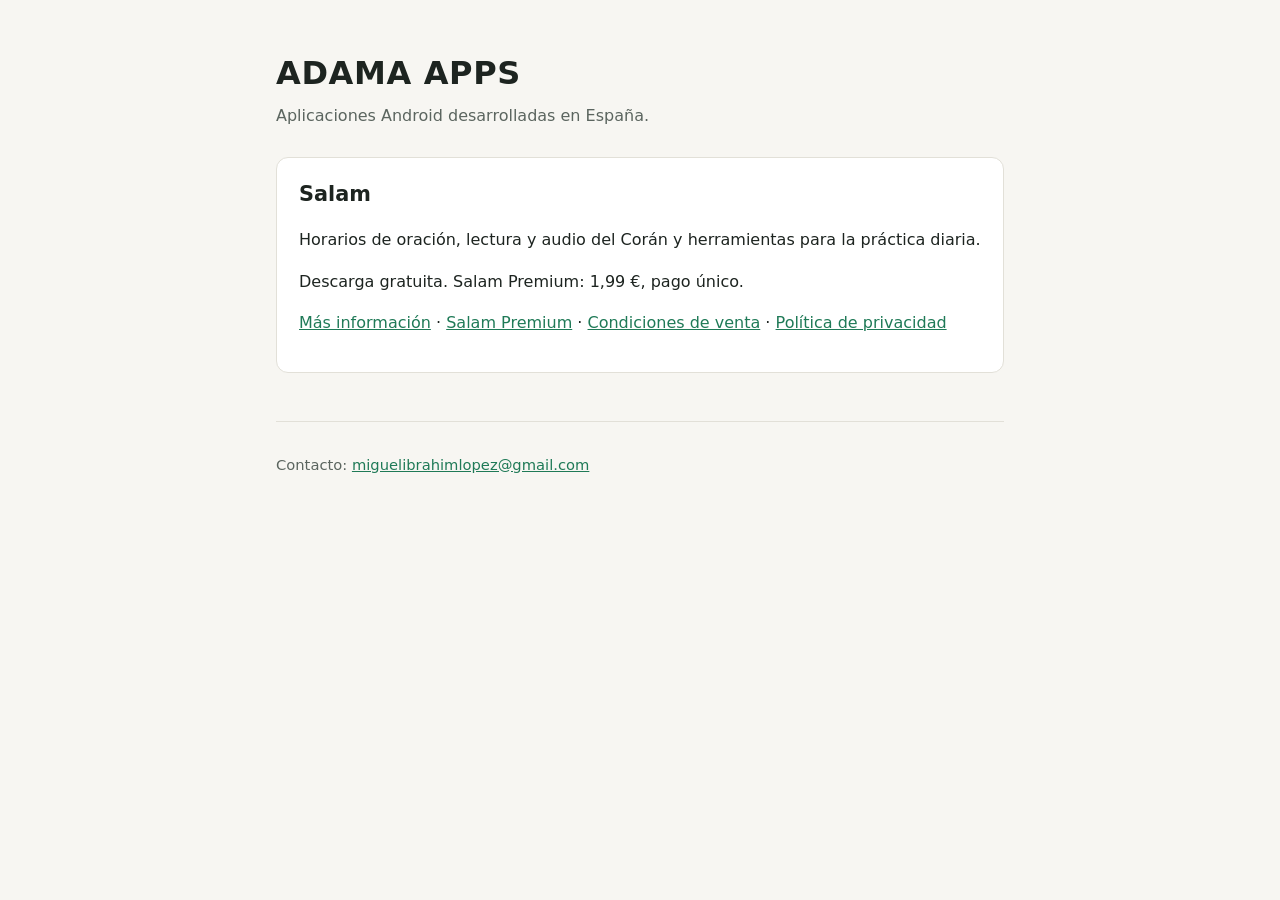
<file: index.html>
<!doctype html>
<html lang="es">
<head>
<meta charset="utf-8">
<meta name="viewport" content="width=device-width, initial-scale=1">
<title>ADAMA APPS</title>
<meta name="description" content="ADAMA APPS — aplicaciones Android.">
<link rel="stylesheet" href="style.css">
</head>
<body>
<main>
  <h1>ADAMA APPS</h1>
  <p class="lead">Aplicaciones Android desarrolladas en España.</p>

  <section class="card">
    <h2>Salam</h2>
    <p>Horarios de oración, lectura y audio del Corán y herramientas para la práctica diaria.</p>
    <p>Descarga gratuita. Salam Premium: 1,99 €, pago único.</p>
    <p><a href="salam/">Más información</a> · <a href="salam/#premium">Salam Premium</a> · <a href="salam/terms.html">Condiciones de venta</a> · <a href="salam/privacy.html">Política de privacidad</a></p>
  </section>

  <footer>
    <p>Contacto: <a href="mailto:miguelibrahimlopez@gmail.com">miguelibrahimlopez@gmail.com</a></p>
  </footer>
</main>
</body>
</html>
</file>
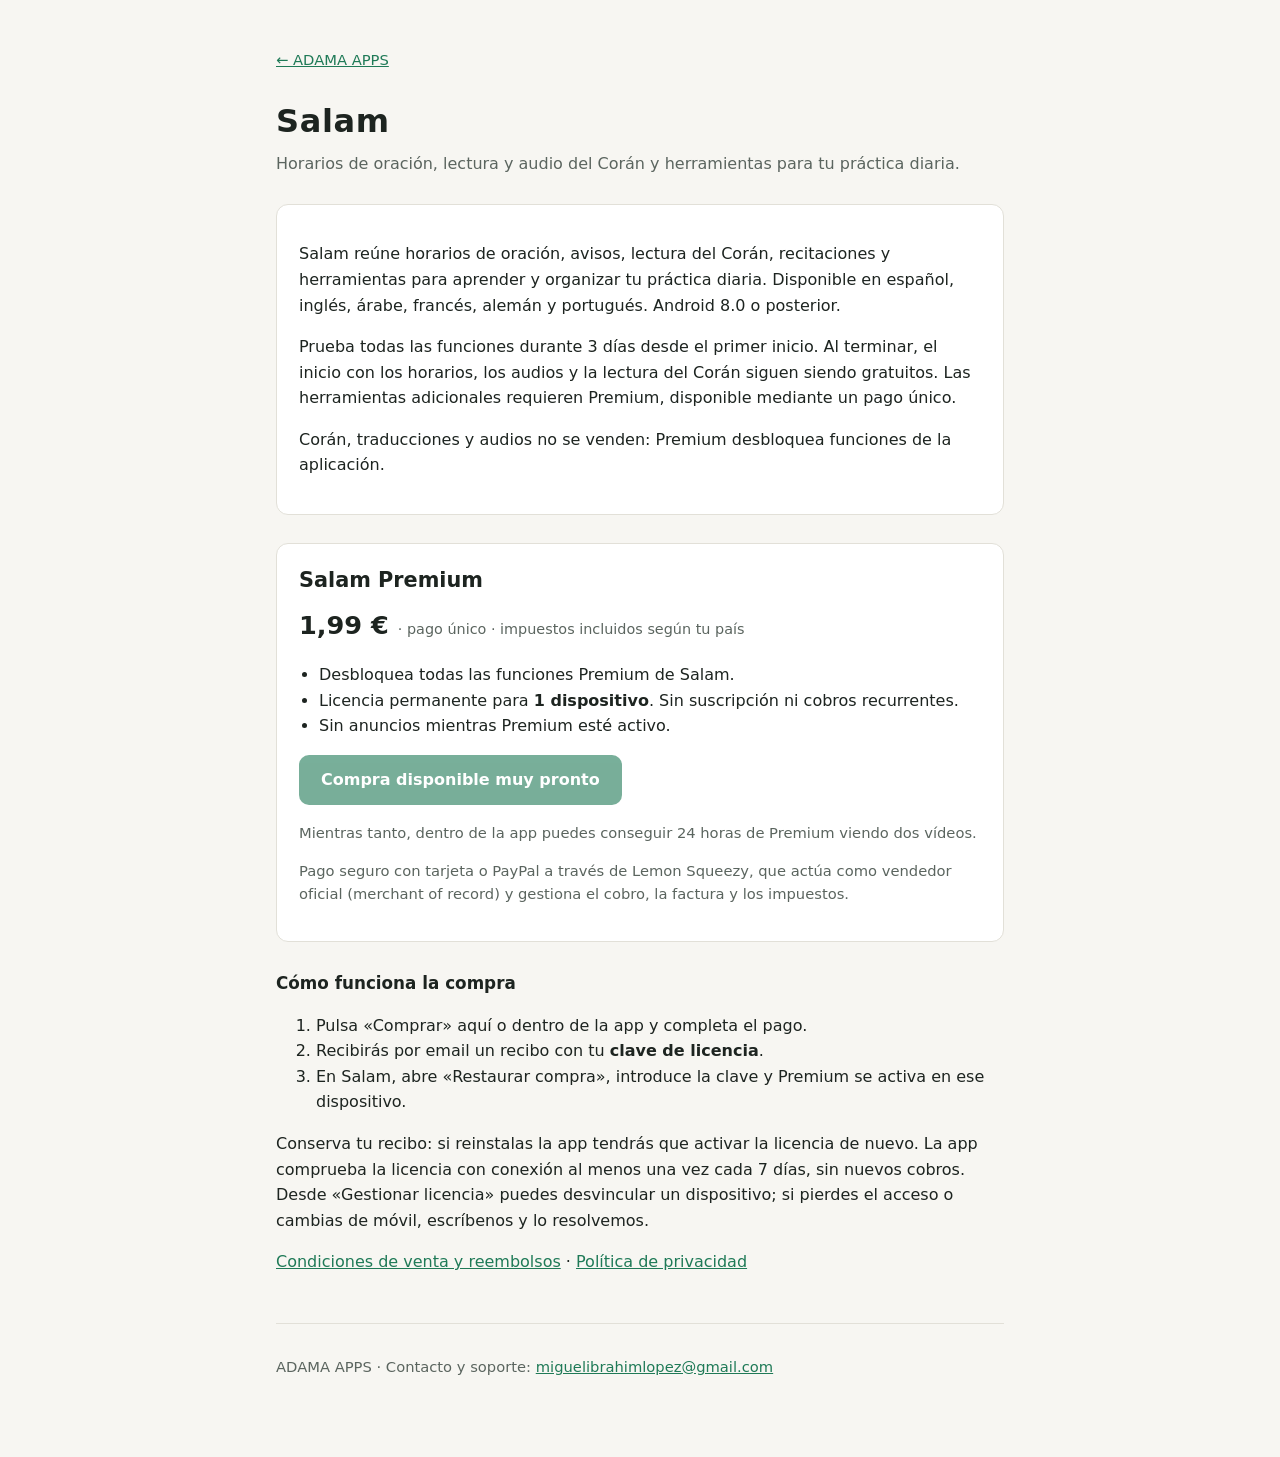
<file: salam/index.html>
<!doctype html>
<html lang="es">
<head>
<meta charset="utf-8">
<meta name="viewport" content="width=device-width, initial-scale=1">
<title>Salam — ADAMA APPS</title>
<meta name="description" content="Salam: horarios de oración, lectura y audio del Corán y herramientas para tu práctica diaria.">
<link rel="stylesheet" href="../style.css">
</head>
<body>
<main>
  <nav class="back"><a href="../">← ADAMA APPS</a></nav>
  <h1>Salam</h1>
  <p class="lead">Horarios de oración, lectura y audio del Corán y herramientas para tu práctica diaria.</p>

  <section class="card">
    <p>Salam reúne horarios de oración, avisos, lectura del Corán, recitaciones y herramientas para aprender y organizar tu práctica diaria. Disponible en español, inglés, árabe, francés, alemán y portugués. Android 8.0 o posterior.</p>
    <p>Prueba todas las funciones durante 3 días desde el primer inicio. Al terminar, el inicio con los horarios, los audios y la lectura del Corán siguen siendo gratuitos. Las herramientas adicionales requieren Premium, disponible mediante un pago único.</p>
    <p>Corán, traducciones y audios no se venden: Premium desbloquea funciones de la aplicación.</p>
  </section>

  <section class="card buy" id="premium">
    <h2>Salam Premium</h2>
    <p class="price">1,99 € <span>· pago único · impuestos incluidos según tu país</span></p>
    <ul>
      <li>Desbloquea todas las funciones Premium de Salam.</li>
      <li>Licencia permanente para <strong>1 dispositivo</strong>. Sin suscripción ni cobros recurrentes.</li>
      <li>Sin anuncios mientras Premium esté activo.</li>
    </ul>
    <p><span class="btn btn-off">Compra disponible muy pronto</span></p>
    <p class="meta">Mientras tanto, dentro de la app puedes conseguir 24 horas de Premium viendo dos vídeos.</p>
    <p class="meta">Pago seguro con tarjeta o PayPal a través de Lemon Squeezy, que actúa como vendedor oficial (merchant of record) y gestiona el cobro, la factura y los impuestos.</p>
  </section>

  <h3>Cómo funciona la compra</h3>
  <ol>
    <li>Pulsa «Comprar» aquí o dentro de la app y completa el pago.</li>
    <li>Recibirás por email un recibo con tu <strong>clave de licencia</strong>.</li>
    <li>En Salam, abre «Restaurar compra», introduce la clave y Premium se activa en ese dispositivo.</li>
  </ol>
  <p>Conserva tu recibo: si reinstalas la app tendrás que activar la licencia de nuevo. La app comprueba la licencia con conexión al menos una vez cada 7 días, sin nuevos cobros. Desde «Gestionar licencia» puedes desvincular un dispositivo; si pierdes el acceso o cambias de móvil, escríbenos y lo resolvemos.</p>

  <p><a href="terms.html">Condiciones de venta y reembolsos</a> · <a href="privacy.html">Política de privacidad</a></p>

  <footer>
    <p>ADAMA APPS · Contacto y soporte: <a href="mailto:miguelibrahimlopez@gmail.com">miguelibrahimlopez@gmail.com</a></p>
  </footer>
</main>
</body>
</html>
</file>
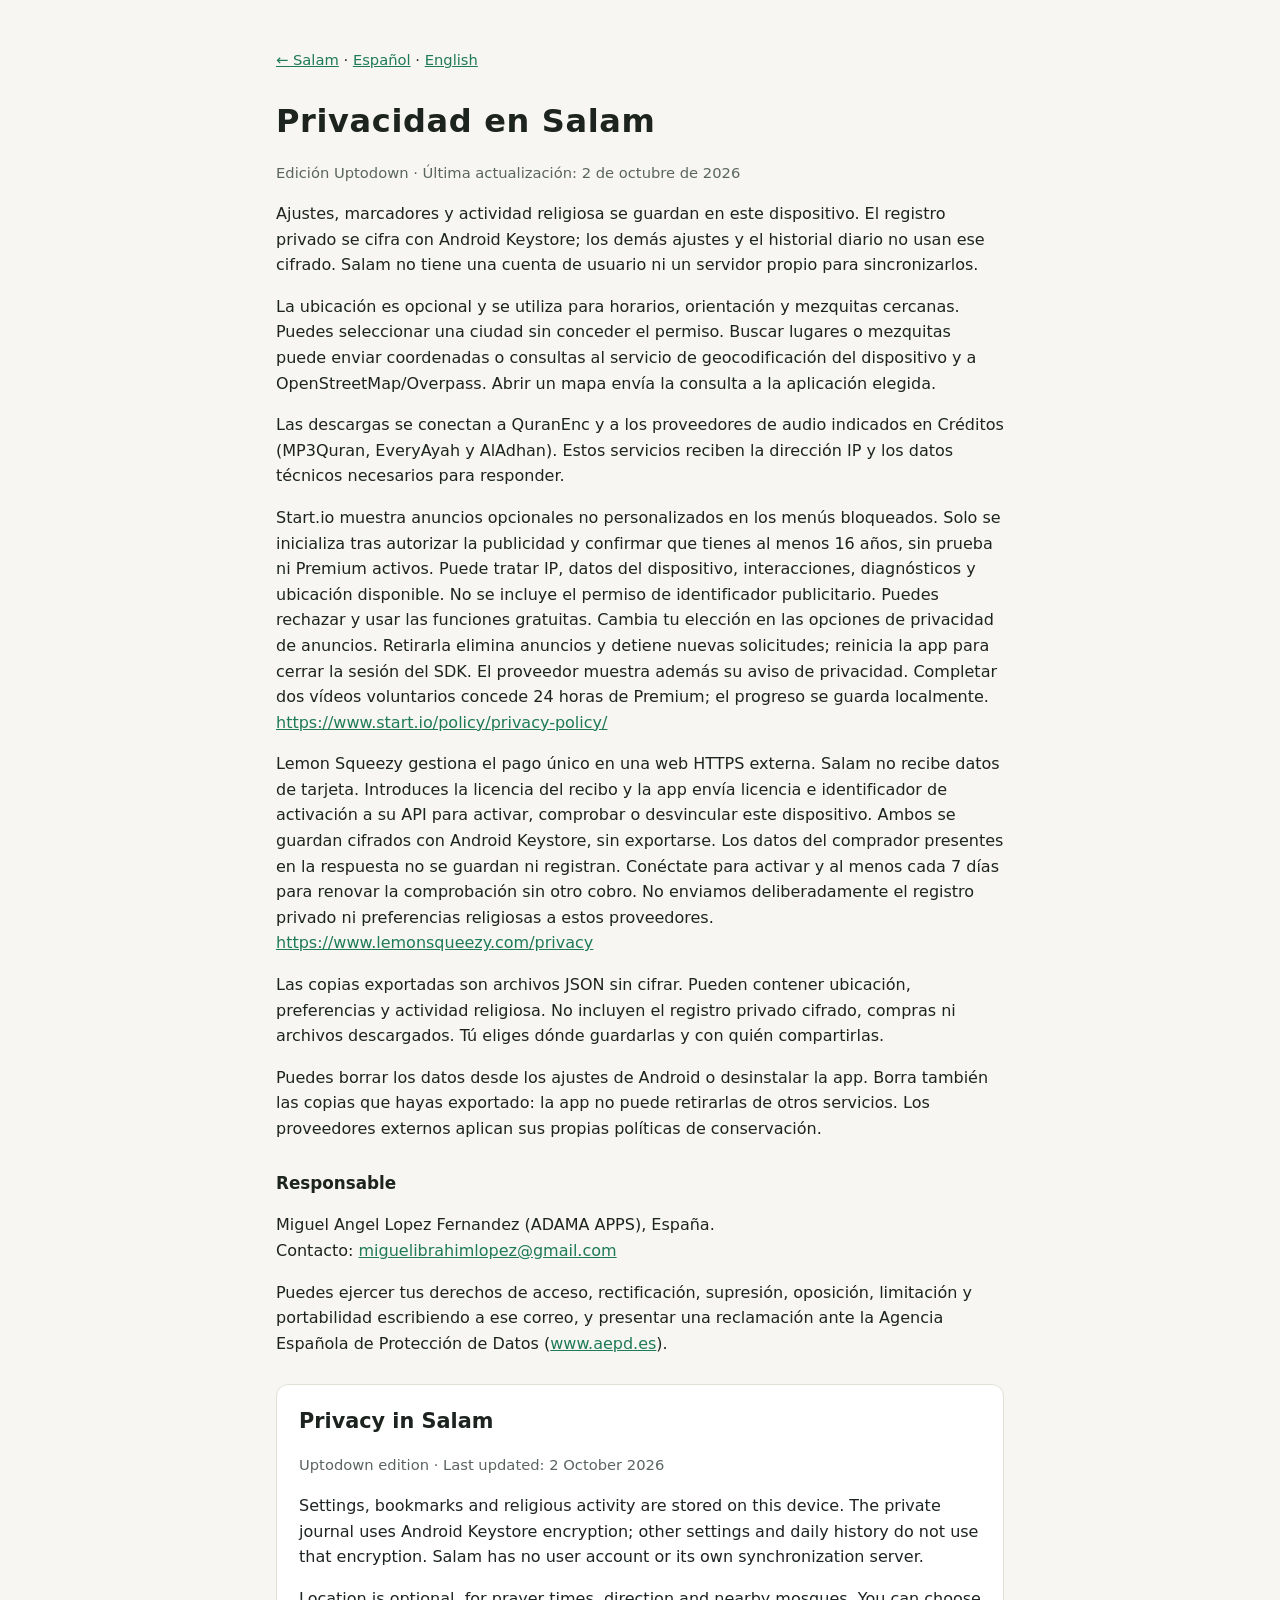
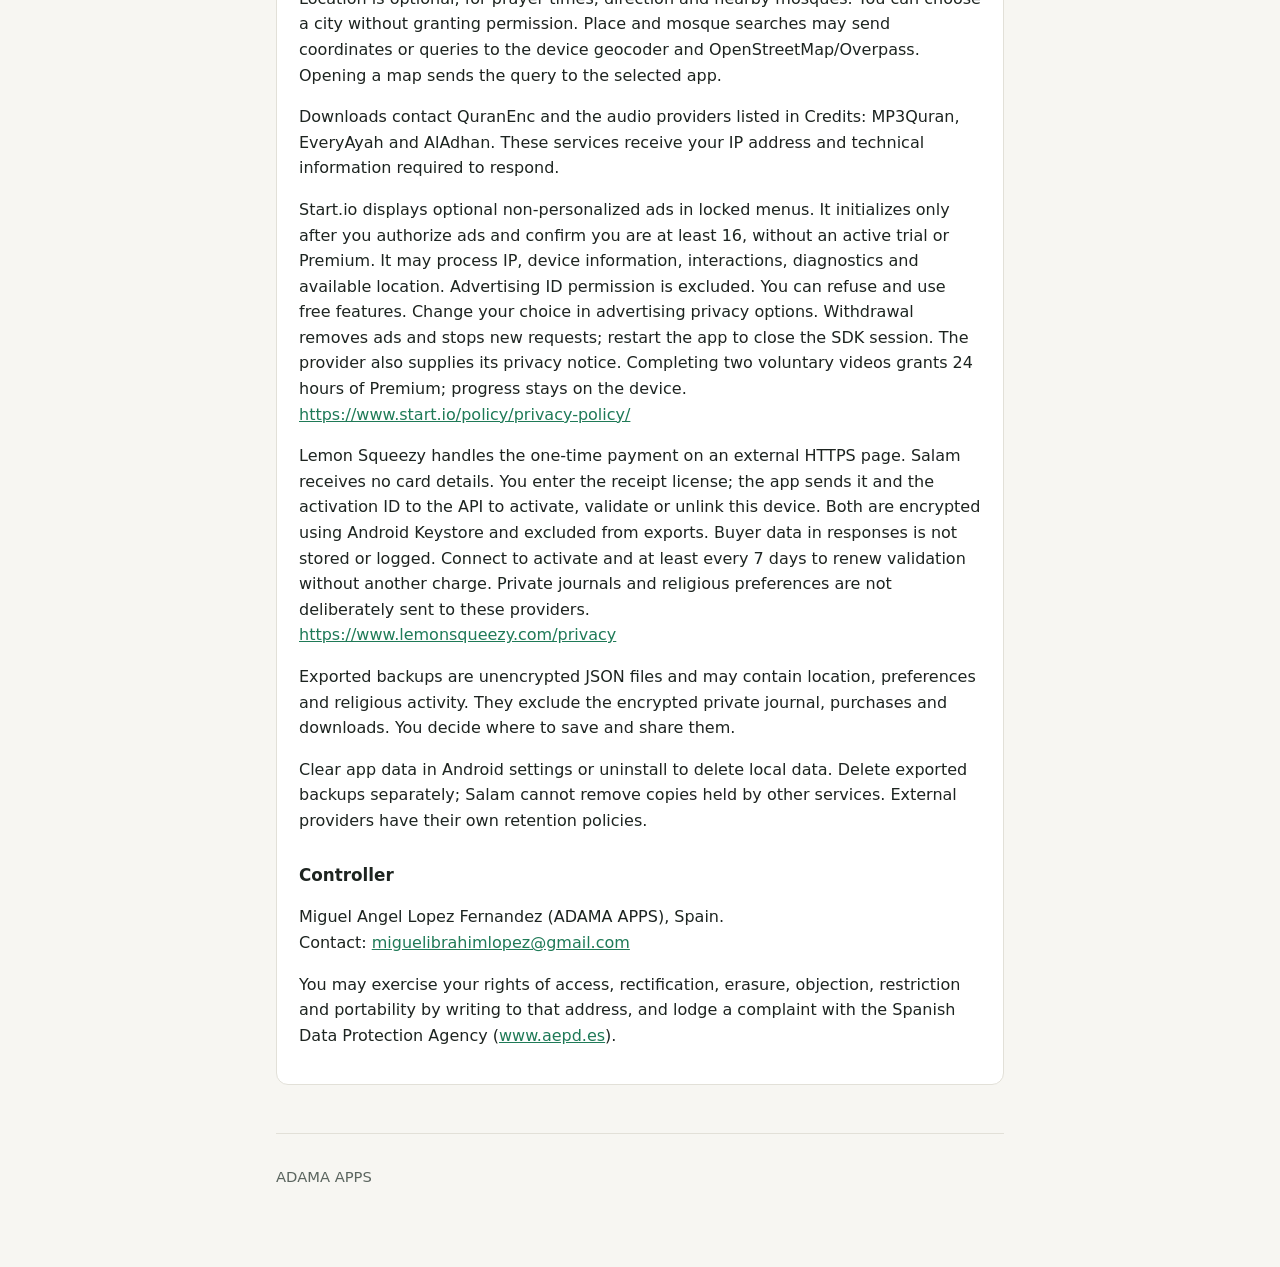
<file: salam/privacy.html>
<!doctype html>
<html lang="es">
<head>
<meta charset="utf-8">
<meta name="viewport" content="width=device-width, initial-scale=1">
<title>Privacidad de Salam</title>
<meta name="description" content="Política de privacidad de la aplicación Salam (ADAMA APPS).">
<link rel="stylesheet" href="../style.css">
</head>
<body>
<main>
  <nav class="back"><a href="./">← Salam</a> · <span class="lang"><a href="#es">Español</a> · <a href="#en">English</a></span></nav>

  <section id="es">
    <h1>Privacidad en Salam</h1>
    <p class="meta">Edición Uptodown · Última actualización: 2 de octubre de 2026</p>
    <p>Ajustes, marcadores y actividad religiosa se guardan en este dispositivo. El registro privado se cifra con Android Keystore; los demás ajustes y el historial diario no usan ese cifrado. Salam no tiene una cuenta de usuario ni un servidor propio para sincronizarlos.</p>
    <p>La ubicación es opcional y se utiliza para horarios, orientación y mezquitas cercanas. Puedes seleccionar una ciudad sin conceder el permiso. Buscar lugares o mezquitas puede enviar coordenadas o consultas al servicio de geocodificación del dispositivo y a OpenStreetMap/Overpass. Abrir un mapa envía la consulta a la aplicación elegida.</p>
    <p>Las descargas se conectan a QuranEnc y a los proveedores de audio indicados en Créditos (MP3Quran, EveryAyah y AlAdhan). Estos servicios reciben la dirección IP y los datos técnicos necesarios para responder.</p>
    <p>Start.io muestra anuncios opcionales no personalizados en los menús bloqueados. Solo se inicializa tras autorizar la publicidad y confirmar que tienes al menos 16 años, sin prueba ni Premium activos. Puede tratar IP, datos del dispositivo, interacciones, diagnósticos y ubicación disponible. No se incluye el permiso de identificador publicitario. Puedes rechazar y usar las funciones gratuitas. Cambia tu elección en las opciones de privacidad de anuncios. Retirarla elimina anuncios y detiene nuevas solicitudes; reinicia la app para cerrar la sesión del SDK. El proveedor muestra además su aviso de privacidad. Completar dos vídeos voluntarios concede 24 horas de Premium; el progreso se guarda localmente.<br><a href="https://www.start.io/policy/privacy-policy/">https://www.start.io/policy/privacy-policy/</a></p>
    <p>Lemon Squeezy gestiona el pago único en una web HTTPS externa. Salam no recibe datos de tarjeta. Introduces la licencia del recibo y la app envía licencia e identificador de activación a su API para activar, comprobar o desvincular este dispositivo. Ambos se guardan cifrados con Android Keystore, sin exportarse. Los datos del comprador presentes en la respuesta no se guardan ni registran. Conéctate para activar y al menos cada 7 días para renovar la comprobación sin otro cobro. No enviamos deliberadamente el registro privado ni preferencias religiosas a estos proveedores.<br><a href="https://www.lemonsqueezy.com/privacy">https://www.lemonsqueezy.com/privacy</a></p>
    <p>Las copias exportadas son archivos JSON sin cifrar. Pueden contener ubicación, preferencias y actividad religiosa. No incluyen el registro privado cifrado, compras ni archivos descargados. Tú eliges dónde guardarlas y con quién compartirlas.</p>
    <p>Puedes borrar los datos desde los ajustes de Android o desinstalar la app. Borra también las copias que hayas exportado: la app no puede retirarlas de otros servicios. Los proveedores externos aplican sus propias políticas de conservación.</p>
    <h3>Responsable</h3>
    <p>Miguel Angel Lopez Fernandez (ADAMA APPS), España.<br>Contacto: <a href="mailto:miguelibrahimlopez@gmail.com">miguelibrahimlopez@gmail.com</a></p>
    <p>Puedes ejercer tus derechos de acceso, rectificación, supresión, oposición, limitación y portabilidad escribiendo a ese correo, y presentar una reclamación ante la Agencia Española de Protección de Datos (<a href="https://www.aepd.es">www.aepd.es</a>).</p>
  </section>

  <section id="en" class="card" lang="en">
    <h2>Privacy in Salam</h2>
    <p class="meta">Uptodown edition · Last updated: 2 October 2026</p>
    <p>Settings, bookmarks and religious activity are stored on this device. The private journal uses Android Keystore encryption; other settings and daily history do not use that encryption. Salam has no user account or its own synchronization server.</p>
    <p>Location is optional, for prayer times, direction and nearby mosques. You can choose a city without granting permission. Place and mosque searches may send coordinates or queries to the device geocoder and OpenStreetMap/Overpass. Opening a map sends the query to the selected app.</p>
    <p>Downloads contact QuranEnc and the audio providers listed in Credits: MP3Quran, EveryAyah and AlAdhan. These services receive your IP address and technical information required to respond.</p>
    <p>Start.io displays optional non-personalized ads in locked menus. It initializes only after you authorize ads and confirm you are at least 16, without an active trial or Premium. It may process IP, device information, interactions, diagnostics and available location. Advertising ID permission is excluded. You can refuse and use free features. Change your choice in advertising privacy options. Withdrawal removes ads and stops new requests; restart the app to close the SDK session. The provider also supplies its privacy notice. Completing two voluntary videos grants 24 hours of Premium; progress stays on the device.<br><a href="https://www.start.io/policy/privacy-policy/">https://www.start.io/policy/privacy-policy/</a></p>
    <p>Lemon Squeezy handles the one-time payment on an external HTTPS page. Salam receives no card details. You enter the receipt license; the app sends it and the activation ID to the API to activate, validate or unlink this device. Both are encrypted using Android Keystore and excluded from exports. Buyer data in responses is not stored or logged. Connect to activate and at least every 7 days to renew validation without another charge. Private journals and religious preferences are not deliberately sent to these providers.<br><a href="https://www.lemonsqueezy.com/privacy">https://www.lemonsqueezy.com/privacy</a></p>
    <p>Exported backups are unencrypted JSON files and may contain location, preferences and religious activity. They exclude the encrypted private journal, purchases and downloads. You decide where to save and share them.</p>
    <p>Clear app data in Android settings or uninstall to delete local data. Delete exported backups separately; Salam cannot remove copies held by other services. External providers have their own retention policies.</p>
    <h3>Controller</h3>
    <p>Miguel Angel Lopez Fernandez (ADAMA APPS), Spain.<br>Contact: <a href="mailto:miguelibrahimlopez@gmail.com">miguelibrahimlopez@gmail.com</a></p>
    <p>You may exercise your rights of access, rectification, erasure, objection, restriction and portability by writing to that address, and lodge a complaint with the Spanish Data Protection Agency (<a href="https://www.aepd.es">www.aepd.es</a>).</p>
  </section>

  <footer><p>ADAMA APPS</p></footer>
</main>
</body>
</html>
</file>
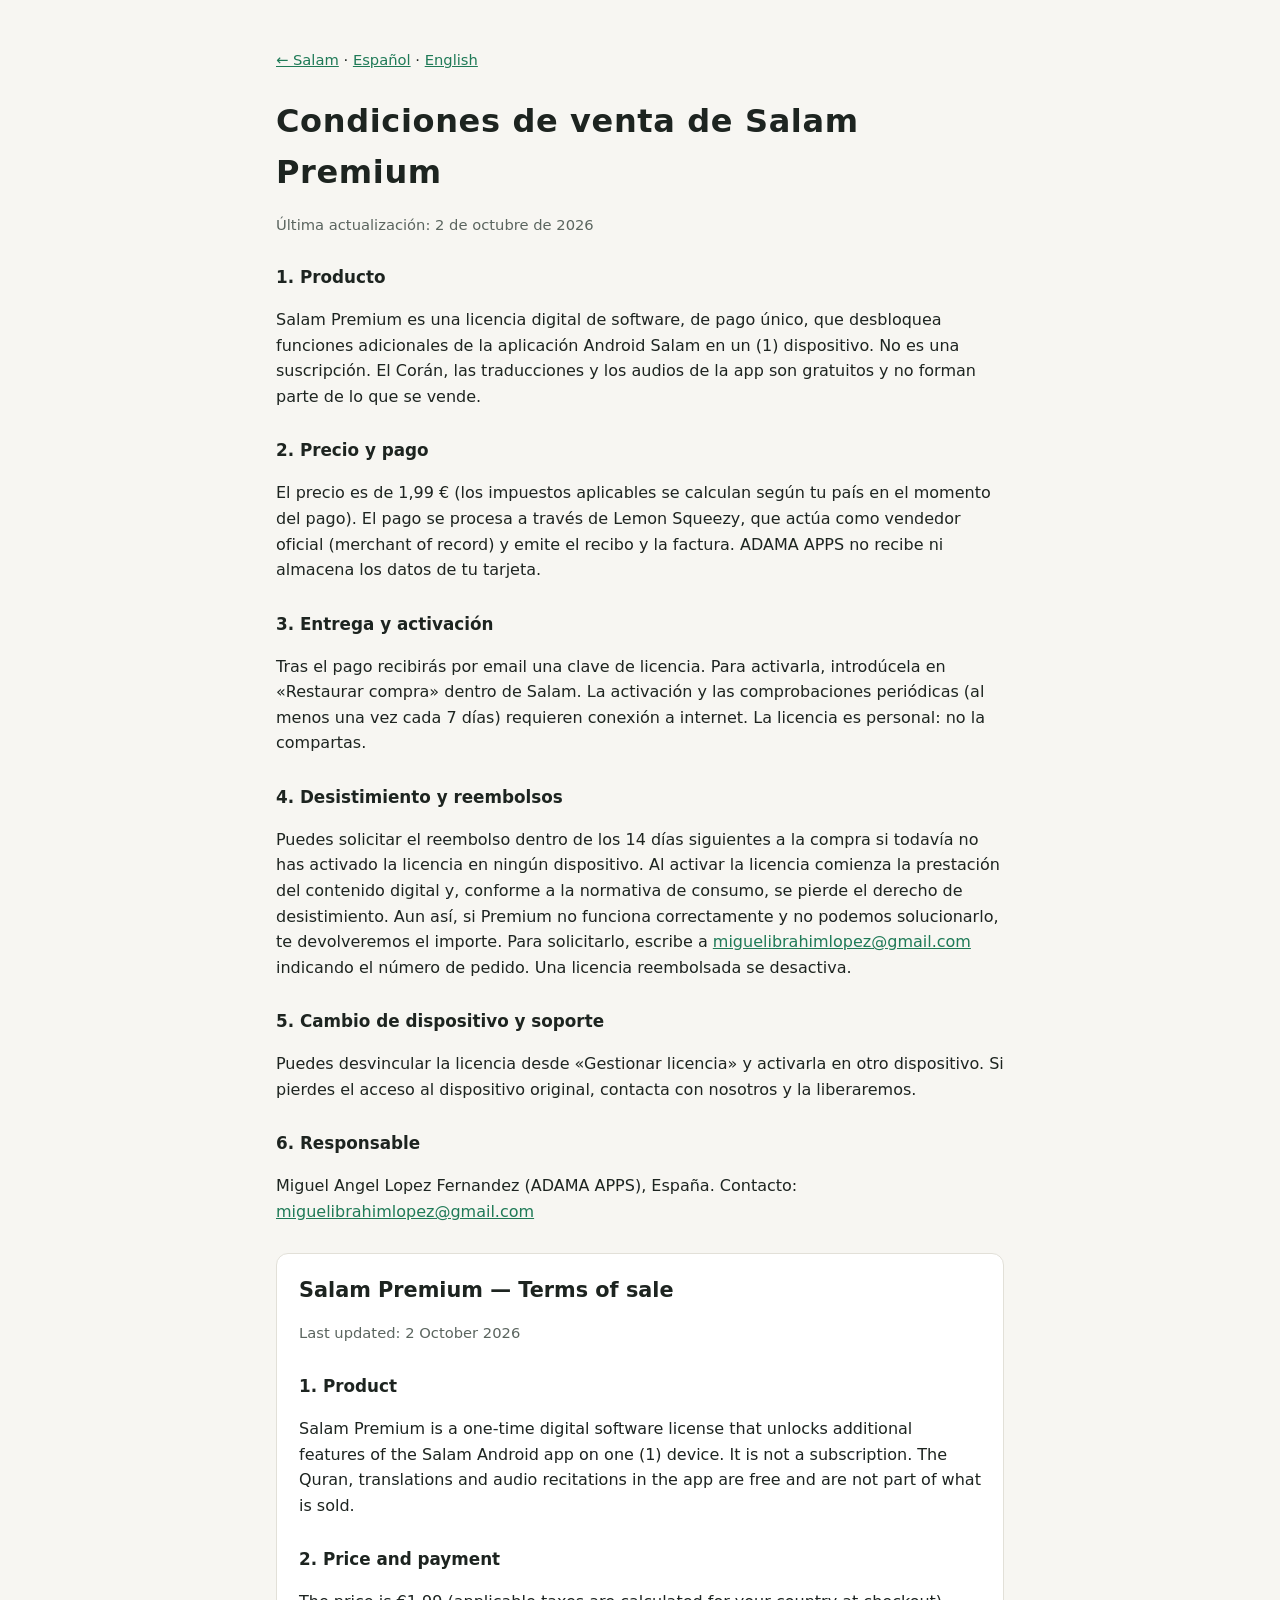
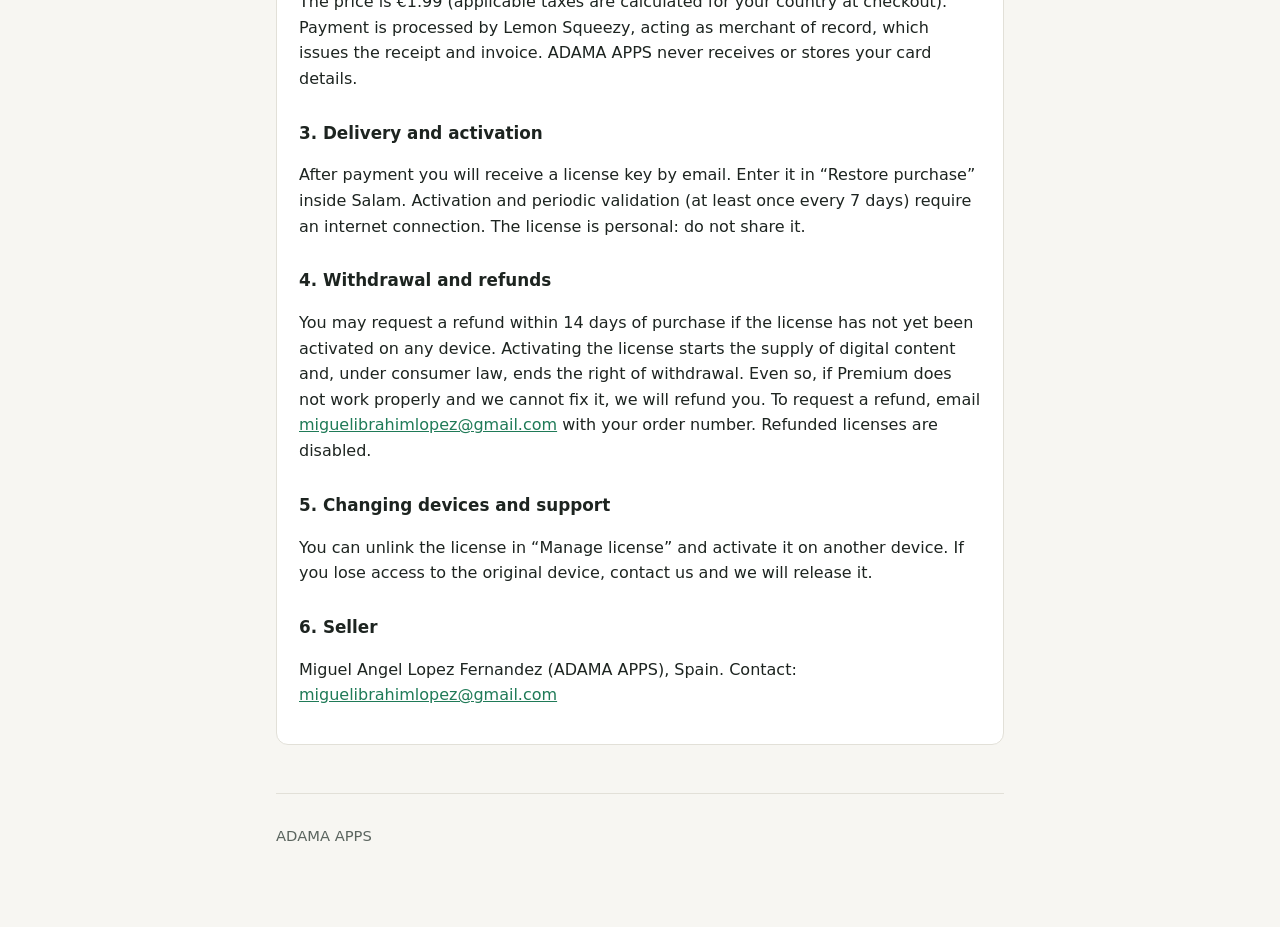
<file: salam/terms.html>
<!doctype html>
<html lang="es">
<head>
<meta charset="utf-8">
<meta name="viewport" content="width=device-width, initial-scale=1">
<title>Condiciones de Salam Premium</title>
<meta name="description" content="Condiciones de venta y política de reembolsos de Salam Premium (ADAMA APPS).">
<link rel="stylesheet" href="../style.css">
</head>
<body>
<main>
  <nav class="back"><a href="./">← Salam</a> · <span class="lang"><a href="#es">Español</a> · <a href="#en">English</a></span></nav>

  <section id="es">
    <h1>Condiciones de venta de Salam Premium</h1>
    <p class="meta">Última actualización: 2 de octubre de 2026</p>

    <h3>1. Producto</h3>
    <p>Salam Premium es una licencia digital de software, de pago único, que desbloquea funciones adicionales de la aplicación Android Salam en un (1) dispositivo. No es una suscripción. El Corán, las traducciones y los audios de la app son gratuitos y no forman parte de lo que se vende.</p>

    <h3>2. Precio y pago</h3>
    <p>El precio es de 1,99 € (los impuestos aplicables se calculan según tu país en el momento del pago). El pago se procesa a través de Lemon Squeezy, que actúa como vendedor oficial (merchant of record) y emite el recibo y la factura. ADAMA APPS no recibe ni almacena los datos de tu tarjeta.</p>

    <h3>3. Entrega y activación</h3>
    <p>Tras el pago recibirás por email una clave de licencia. Para activarla, introdúcela en «Restaurar compra» dentro de Salam. La activación y las comprobaciones periódicas (al menos una vez cada 7 días) requieren conexión a internet. La licencia es personal: no la compartas.</p>

    <h3>4. Desistimiento y reembolsos</h3>
    <p>Puedes solicitar el reembolso dentro de los 14 días siguientes a la compra si todavía no has activado la licencia en ningún dispositivo. Al activar la licencia comienza la prestación del contenido digital y, conforme a la normativa de consumo, se pierde el derecho de desistimiento. Aun así, si Premium no funciona correctamente y no podemos solucionarlo, te devolveremos el importe. Para solicitarlo, escribe a <a href="mailto:miguelibrahimlopez@gmail.com">miguelibrahimlopez@gmail.com</a> indicando el número de pedido. Una licencia reembolsada se desactiva.</p>

    <h3>5. Cambio de dispositivo y soporte</h3>
    <p>Puedes desvincular la licencia desde «Gestionar licencia» y activarla en otro dispositivo. Si pierdes el acceso al dispositivo original, contacta con nosotros y la liberaremos.</p>

    <h3>6. Responsable</h3>
    <p>Miguel Angel Lopez Fernandez (ADAMA APPS), España. Contacto: <a href="mailto:miguelibrahimlopez@gmail.com">miguelibrahimlopez@gmail.com</a></p>
  </section>

  <section id="en" class="card" lang="en">
    <h2>Salam Premium — Terms of sale</h2>
    <p class="meta">Last updated: 2 October 2026</p>

    <h3>1. Product</h3>
    <p>Salam Premium is a one-time digital software license that unlocks additional features of the Salam Android app on one (1) device. It is not a subscription. The Quran, translations and audio recitations in the app are free and are not part of what is sold.</p>

    <h3>2. Price and payment</h3>
    <p>The price is €1.99 (applicable taxes are calculated for your country at checkout). Payment is processed by Lemon Squeezy, acting as merchant of record, which issues the receipt and invoice. ADAMA APPS never receives or stores your card details.</p>

    <h3>3. Delivery and activation</h3>
    <p>After payment you will receive a license key by email. Enter it in “Restore purchase” inside Salam. Activation and periodic validation (at least once every 7 days) require an internet connection. The license is personal: do not share it.</p>

    <h3>4. Withdrawal and refunds</h3>
    <p>You may request a refund within 14 days of purchase if the license has not yet been activated on any device. Activating the license starts the supply of digital content and, under consumer law, ends the right of withdrawal. Even so, if Premium does not work properly and we cannot fix it, we will refund you. To request a refund, email <a href="mailto:miguelibrahimlopez@gmail.com">miguelibrahimlopez@gmail.com</a> with your order number. Refunded licenses are disabled.</p>

    <h3>5. Changing devices and support</h3>
    <p>You can unlink the license in “Manage license” and activate it on another device. If you lose access to the original device, contact us and we will release it.</p>

    <h3>6. Seller</h3>
    <p>Miguel Angel Lopez Fernandez (ADAMA APPS), Spain. Contact: <a href="mailto:miguelibrahimlopez@gmail.com">miguelibrahimlopez@gmail.com</a></p>
  </section>

  <footer><p>ADAMA APPS</p></footer>
</main>
</body>
</html>
</file>
<file: style.css>
:root { --bg: #f7f6f2; --fg: #1d2420; --soft: #5b655f; --accent: #1f7a57; --card: #ffffff; --line: #e2e0d8; }
@media (prefers-color-scheme: dark) {
  :root { --bg: #121614; --fg: #e8ece9; --soft: #a3aea7; --accent: #5cc79a; --card: #1a201d; --line: #2a322e; }
}
* { box-sizing: border-box; }
body { margin: 0; background: var(--bg); color: var(--fg); font: 16px/1.6 system-ui, -apple-system, "Segoe UI", Roboto, sans-serif; }
main { max-width: 760px; margin: 0 auto; padding: 48px 16px 64px; }
h1 { font-size: 2rem; margin: 0 0 4px; letter-spacing: .02em; }
h2 { font-size: 1.3rem; margin: 0 0 8px; }
h3 { font-size: 1.05rem; margin: 28px 0 6px; }
.lead { color: var(--soft); margin-top: 0; }
.card { background: var(--card); border: 1px solid var(--line); border-radius: 12px; padding: 20px 22px; margin: 28px 0; }
a { color: var(--accent); }
footer { margin-top: 48px; padding-top: 16px; border-top: 1px solid var(--line); color: var(--soft); font-size: .92rem; }
.lang { font-size: .92rem; }
.meta { color: var(--soft); font-size: .92rem; }
nav.back { margin-bottom: 24px; font-size: .92rem; }
.price { font-size: 1.6rem; font-weight: 700; margin: 4px 0 8px; }
.price span { font-size: .9rem; font-weight: 400; color: var(--soft); }
.btn { display: inline-block; background: var(--accent); color: #fff; text-decoration: none; font-weight: 600; padding: 12px 22px; border-radius: 10px; }
@media (prefers-color-scheme: dark) { .btn { color: #0d1411; } }
.buy ul { padding-left: 20px; }
.btn-off { opacity: .6; cursor: default; }
</file>
